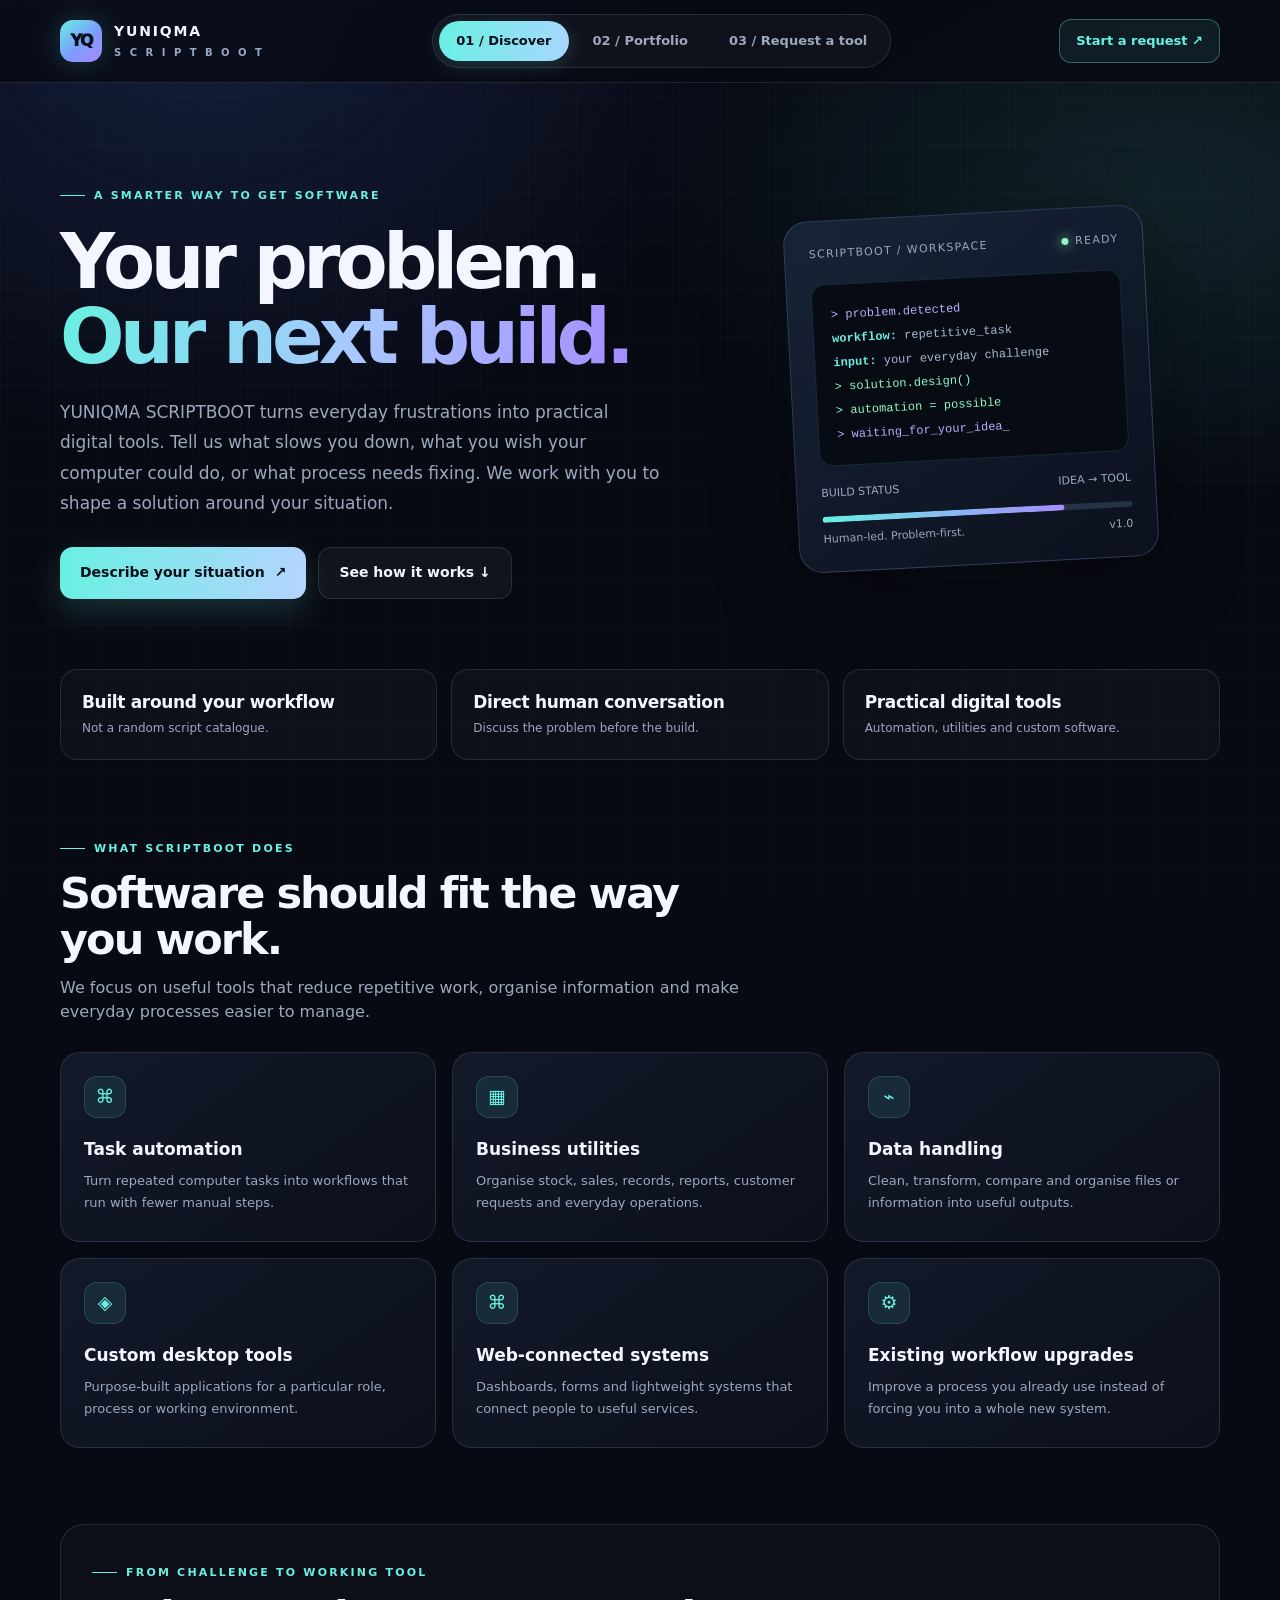
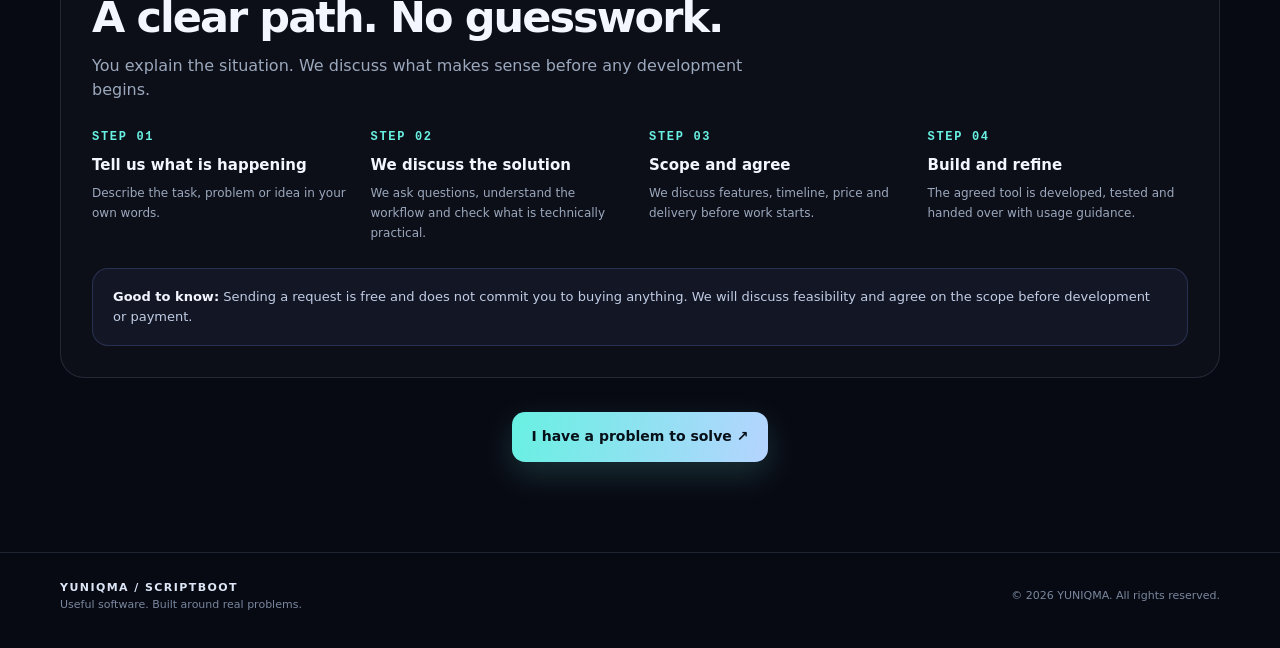
<file: index.html>
<!doctype html>
<html lang="en">
<head>
  <meta charset="utf-8">
  <meta name="viewport" content="width=device-width, initial-scale=1">
  <meta name="theme-color" content="#090b16">
  <meta name="description" content="YUNIQMA SCRIPTBOOT turns everyday workflow problems into purpose-built software and automation.">
  <title>YUNIQMA / SCRIPTBOOT — Software built around your problem</title>
  <link rel="stylesheet" href="style.css">
</head>
<body>
  <header class="topbar">
    <div class="shell nav">
      <a class="brand" href="#" aria-label="YUNIQMA SCRIPTBOOT home" onclick="showTab('docs');return false;">
        <div class="mark">YQ</div><div class="brandname">YUNIQMA<span>S C R I P T B O O T</span></div>
      </a>
      <nav class="tabs" aria-label="Main navigation">
        <button class="tab active" id="tab-docs" role="tab" aria-selected="true" aria-controls="docs" onclick="showTab('docs')">01 / Discover</button>
        <button class="tab" id="tab-portfolio" role="tab" aria-selected="false" aria-controls="portfolio" onclick="showTab('portfolio')">02 / Portfolio</button>
        <button class="tab" id="tab-request" role="tab" aria-selected="false" aria-controls="request" onclick="showTab('request')">03 / Request a tool</button>
      </nav>
      <button class="nav-cta" onclick="showTab('request')">Start a request ↗</button>
    </div>
  </header>

  <main class="shell">
    <section class="view active" id="docs" role="tabpanel" aria-labelledby="tab-docs">
      <div class="hero">
        <div>
          <div class="eyebrow">A smarter way to get software</div>
          <h1>Your problem.<br><span class="gradient">Our next build.</span></h1>
          <p>YUNIQMA SCRIPTBOOT turns everyday frustrations into practical digital tools. Tell us what slows you down, what you wish your computer could do, or what process needs fixing. We work with you to shape a solution around your situation.</p>
          <div class="actions">
            <button class="btn btn-primary" onclick="showTab('request')">Describe your situation <span>↗</span></button>
            <a class="btn btn-secondary" href="#how-it-works">See how it works ↓</a>
          </div>
        </div>
        <div class="visual" aria-label="Abstract software interface illustration">
          <div class="orbit"></div>
          <div class="core-card">
            <div class="core-head"><span>Scriptboot / workspace</span><span><i class="live-dot"></i>ready</span></div>
            <div class="terminal"><span class="purple">&gt; problem.detected</span><br><b>workflow:</b> repetitive_task<br><b>input:</b> your everyday challenge<br><span class="green">&gt; solution.design()</span><br><span class="green">&gt; automation = possible</span><br><span class="purple">&gt; waiting_for_your_idea_</span></div>
            <div class="core-foot"><span>BUILD STATUS</span><span>IDEA → TOOL</span></div><div class="progress"><span></span></div>
            <div class="core-foot"><span>Human-led. Problem-first.</span><span>v1.0</span></div>
          </div>
        </div>
      </div>
      <div class="metrics">
        <div class="metric"><strong>Built around your workflow</strong><span>Not a random script catalogue.</span></div>
        <div class="metric"><strong>Direct human conversation</strong><span>Discuss the problem before the build.</span></div>
        <div class="metric"><strong>Practical digital tools</strong><span>Automation, utilities and custom software.</span></div>
      </div>

      <div class="section-head">
        <div class="eyebrow">What SCRIPTBOOT does</div>
        <h2>Software should fit the way you work.</h2>
        <p>We focus on useful tools that reduce repetitive work, organise information and make everyday processes easier to manage.</p>
      </div>
      <div class="grid3">
        <article class="feature"><div class="icon">⌘</div><h3>Task automation</h3><p>Turn repeated computer tasks into workflows that run with fewer manual steps.</p></article>
        <article class="feature"><div class="icon">▦</div><h3>Business utilities</h3><p>Organise stock, sales, records, reports, customer requests and everyday operations.</p></article>
        <article class="feature"><div class="icon">⌁</div><h3>Data handling</h3><p>Clean, transform, compare and organise files or information into useful outputs.</p></article>
        <article class="feature"><div class="icon">◈</div><h3>Custom desktop tools</h3><p>Purpose-built applications for a particular role, process or working environment.</p></article>
        <article class="feature"><div class="icon">⌘</div><h3>Web-connected systems</h3><p>Dashboards, forms and lightweight systems that connect people to useful services.</p></article>
        <article class="feature"><div class="icon">⚙</div><h3>Existing workflow upgrades</h3><p>Improve a process you already use instead of forcing you into a whole new system.</p></article>
      </div>

      <div class="process" id="how-it-works">
        <div class="eyebrow">From challenge to working tool</div>
        <div class="section-head" style="margin-bottom:0"><h2>A clear path. No guesswork.</h2><p>You explain the situation. We discuss what makes sense before any development begins.</p></div>
        <div class="steps">
          <div class="step"><div class="step-num">STEP 01</div><h3>Tell us what is happening</h3><p>Describe the task, problem or idea in your own words.</p></div>
          <div class="step"><div class="step-num">STEP 02</div><h3>We discuss the solution</h3><p>We ask questions, understand the workflow and check what is technically practical.</p></div>
          <div class="step"><div class="step-num">STEP 03</div><h3>Scope and agree</h3><p>We discuss features, timeline, price and delivery before work starts.</p></div>
          <div class="step"><div class="step-num">STEP 04</div><h3>Build and refine</h3><p>The agreed tool is developed, tested and handed over with usage guidance.</p></div>
        </div>
        <div class="note"><strong>Good to know:</strong> Sending a request is free and does not commit you to buying anything. We will discuss feasibility and agree on the scope before development or payment.</div>
      </div>
      <div class="actions" style="justify-content:center;margin-top:34px"><button class="btn btn-primary" onclick="showTab('request')">I have a problem to solve ↗</button></div>
    </section>

    <section class="view" id="portfolio" role="tabpanel" aria-labelledby="tab-portfolio">
      <div class="request-intro">
        <div class="eyebrow">Selected work and demos</div>
        <h1>Small tools.<br><span class="gradient">Useful ideas.</span></h1>
        <p>Explore these Python demo scripts. Open a project to inspect its source; run Python demos on your own computer.</p>
      </div>
      <div class="grid3 portfolio-grid" id="portfolioGrid" aria-live="polite"></div>
    </section>

    <section class="view" id="request" role="tabpanel" aria-labelledby="tab-request">
      <div class="request-intro">
        <div class="eyebrow">Your idea starts here</div>
        <h1>What should your<br><span class="gradient">computer do for you?</span></h1>
        <p>Don't worry about technical language. Describe what is happening, what you want to happen instead, and where the difficulty is. We'll take it from there.</p>
      </div>
      <div class="request-layout">
        <aside class="side-panel">
          <h2>Start with the situation.</h2>
          <p>A useful request does not need to be perfectly written. A real example is enough to begin.</p>
          <div class="side-item"><div class="icon">01</div><div><strong>Explain the problem</strong><span>What takes too long, keeps going wrong or needs organising?</span></div></div>
          <div class="side-item"><div class="icon">02</div><div><strong>Describe the outcome</strong><span>What would a successful solution do for you?</span></div></div>
          <div class="side-item"><div class="icon">03</div><div><strong>Continue by email</strong><span>Your request opens as a prepared email for you to review and send.</span></div></div>
          <div class="note"><strong>Our approach</strong><br>Understand first. Recommend second. Build only when the solution makes sense.</div>
        </aside>
        <form class="form-panel" id="requestForm">
          <h2>Tool request brief</h2>
          <p class="sub">Fields marked * are required. Your request will be prepared as an email to yuniqma7@gmail.com.</p>
          <div class="form-grid">
            <div class="field"><label for="category">What kind of help do you need? *</label><select id="category" name="category" required><option value="" disabled selected>Select a category</option><option>Business or office automation</option><option>Data processing and reports</option><option>Stock, sales or customer management</option><option>Computer or IT utility</option><option>Website or web-connected tool</option><option>Personal productivity</option><option>Other / not sure yet</option></select></div>
            <div class="field"><label for="platform">Where should it work?</label><select id="platform" name="platform"><option value="Not sure yet">Not sure yet</option><option>Windows computer</option><option>Linux computer</option><option>Mac computer</option><option>Website / browser</option><option>Android phone</option><option>Multiple platforms</option></select></div>
            <div class="field full"><label for="problem">Describe your situation *</label><textarea id="problem" name="problem" placeholder="What are you trying to do? What is difficult, repetitive or not working? Give us a real example if possible..." required minlength="15" maxlength="3000"></textarea><span class="hint">A few sentences are perfect. Please do not include passwords, PINs or private customer information.</span></div>
            <div class="field full"><label for="outcome">What would you like the tool to do?</label><textarea id="outcome" name="outcome" placeholder="For example: save the records, calculate totals and create a report..." maxlength="1500" style="min-height:95px"></textarea></div>
            <div class="field"><label for="budget">Estimated budget (optional)</label><select id="budget" name="budget"><option value="Not specified">Prefer to discuss</option><option>Under GH₵100</option><option>GH₵100–300</option><option>GH₵300–700</option><option>GH₵700–1,500</option><option>GH₵1,500+</option></select></div>
            <div class="field"><label for="timing">When do you need it?</label><select id="timing" name="timing"><option>Flexible / discuss together</option><option>As soon as practical</option><option>Within 1–2 weeks</option><option>Within a month</option><option>Just exploring an idea</option></select></div>
            <div class="field full"><label for="extra">Anything else we should know? (optional)</label><input id="extra" name="extra" placeholder="Business type, number of users, existing software, etc." maxlength="500"></div>
          </div>
          <label class="consent"><input type="checkbox" id="consent" required><span>I understand that this form prepares an email to YUNIQMA SCRIPTBOOT. I will review and send the email myself. I will not include passwords, payment PINs or sensitive personal data.</span></label>
          <div class="send-row"><button class="btn btn-primary" type="submit">Prepare email request <span>↗</span></button><span class="status" id="formStatus" aria-live="polite">No payment or commitment is required to send an enquiry.</span></div>
          <div class="form-foot">Your email app will open with your request addressed to <strong>yuniqma7@gmail.com</strong>. Press <strong>Send</strong> in your email app for us to receive it.</div>
        </form>
      </div>
    </section>
  </main>

  <footer><div class="shell footer-inner"><div><div class="footer-brand">YUNIQMA / SCRIPTBOOT</div><div>Useful software. Built around real problems.</div></div><div>© <span id="year"></span> YUNIQMA. All rights reserved.</div></div></footer>

  <script src="script.js"></script>
</body>
</html>
</file>
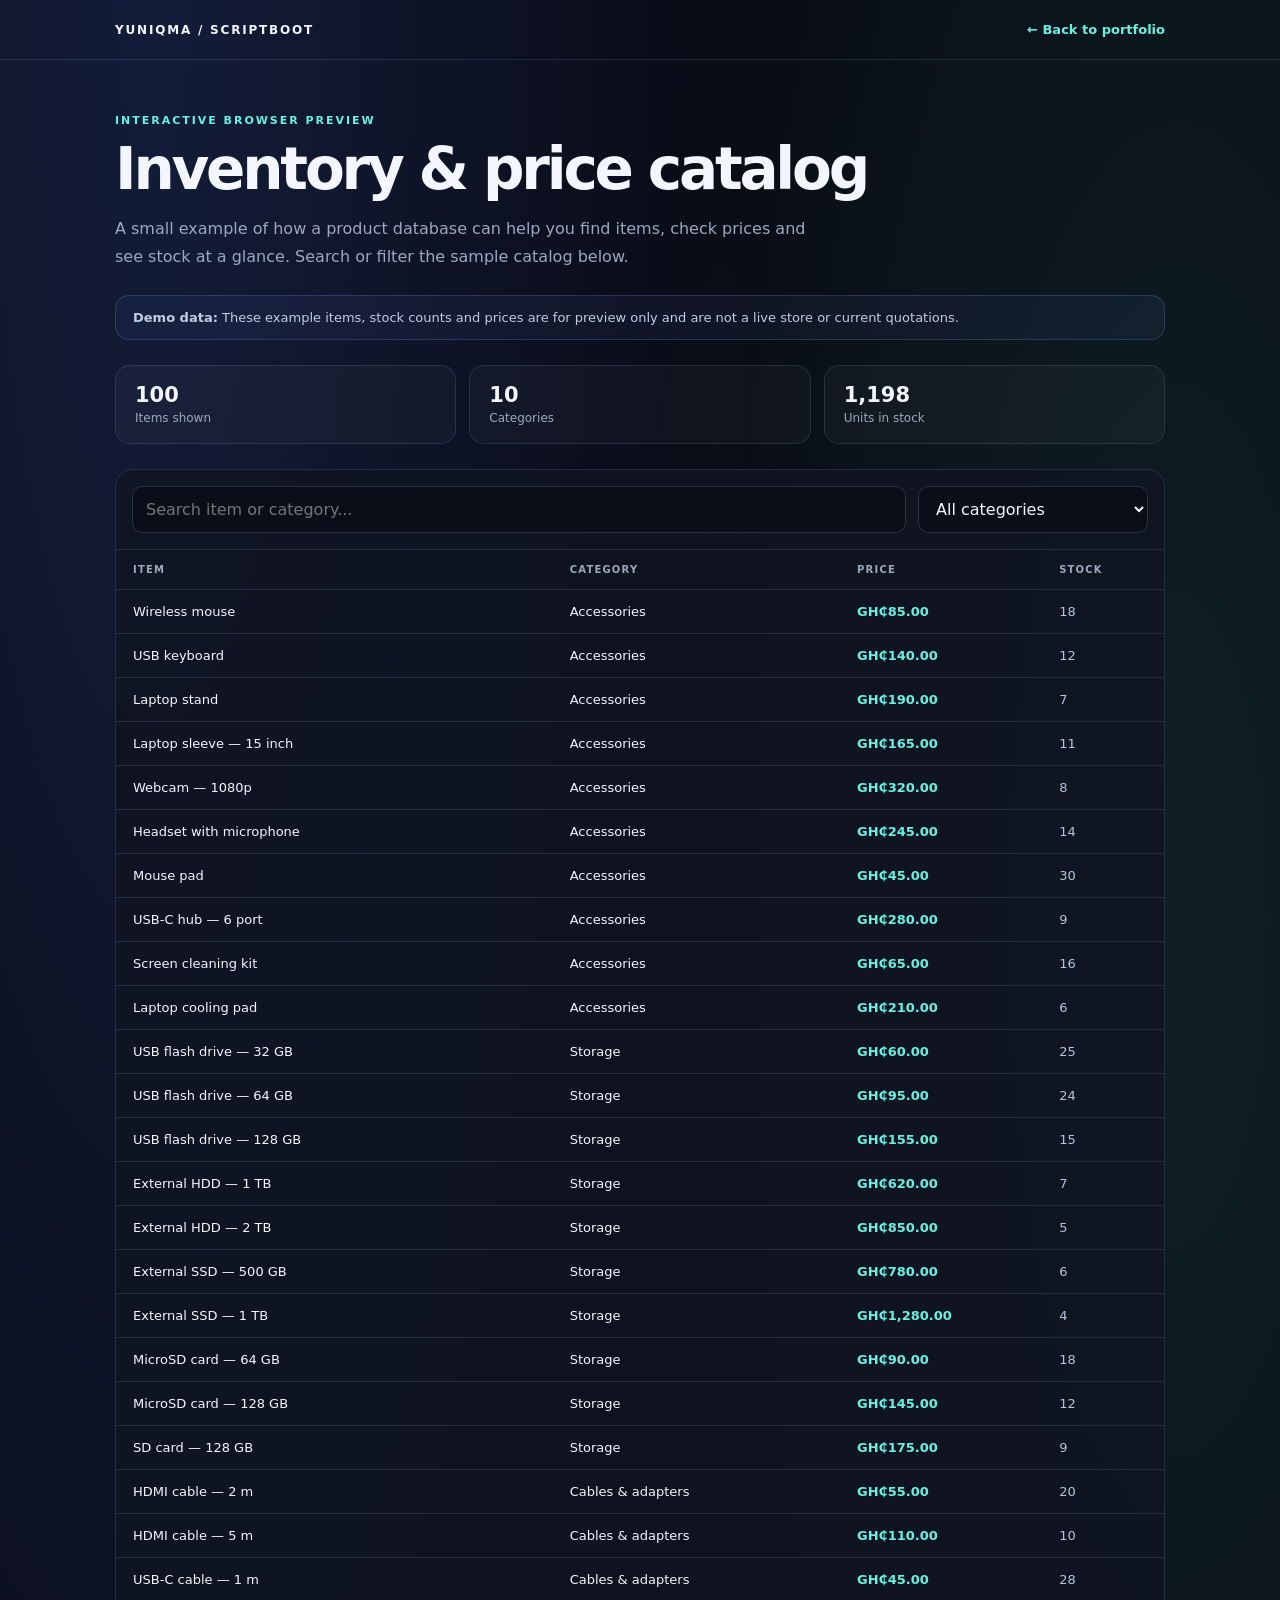
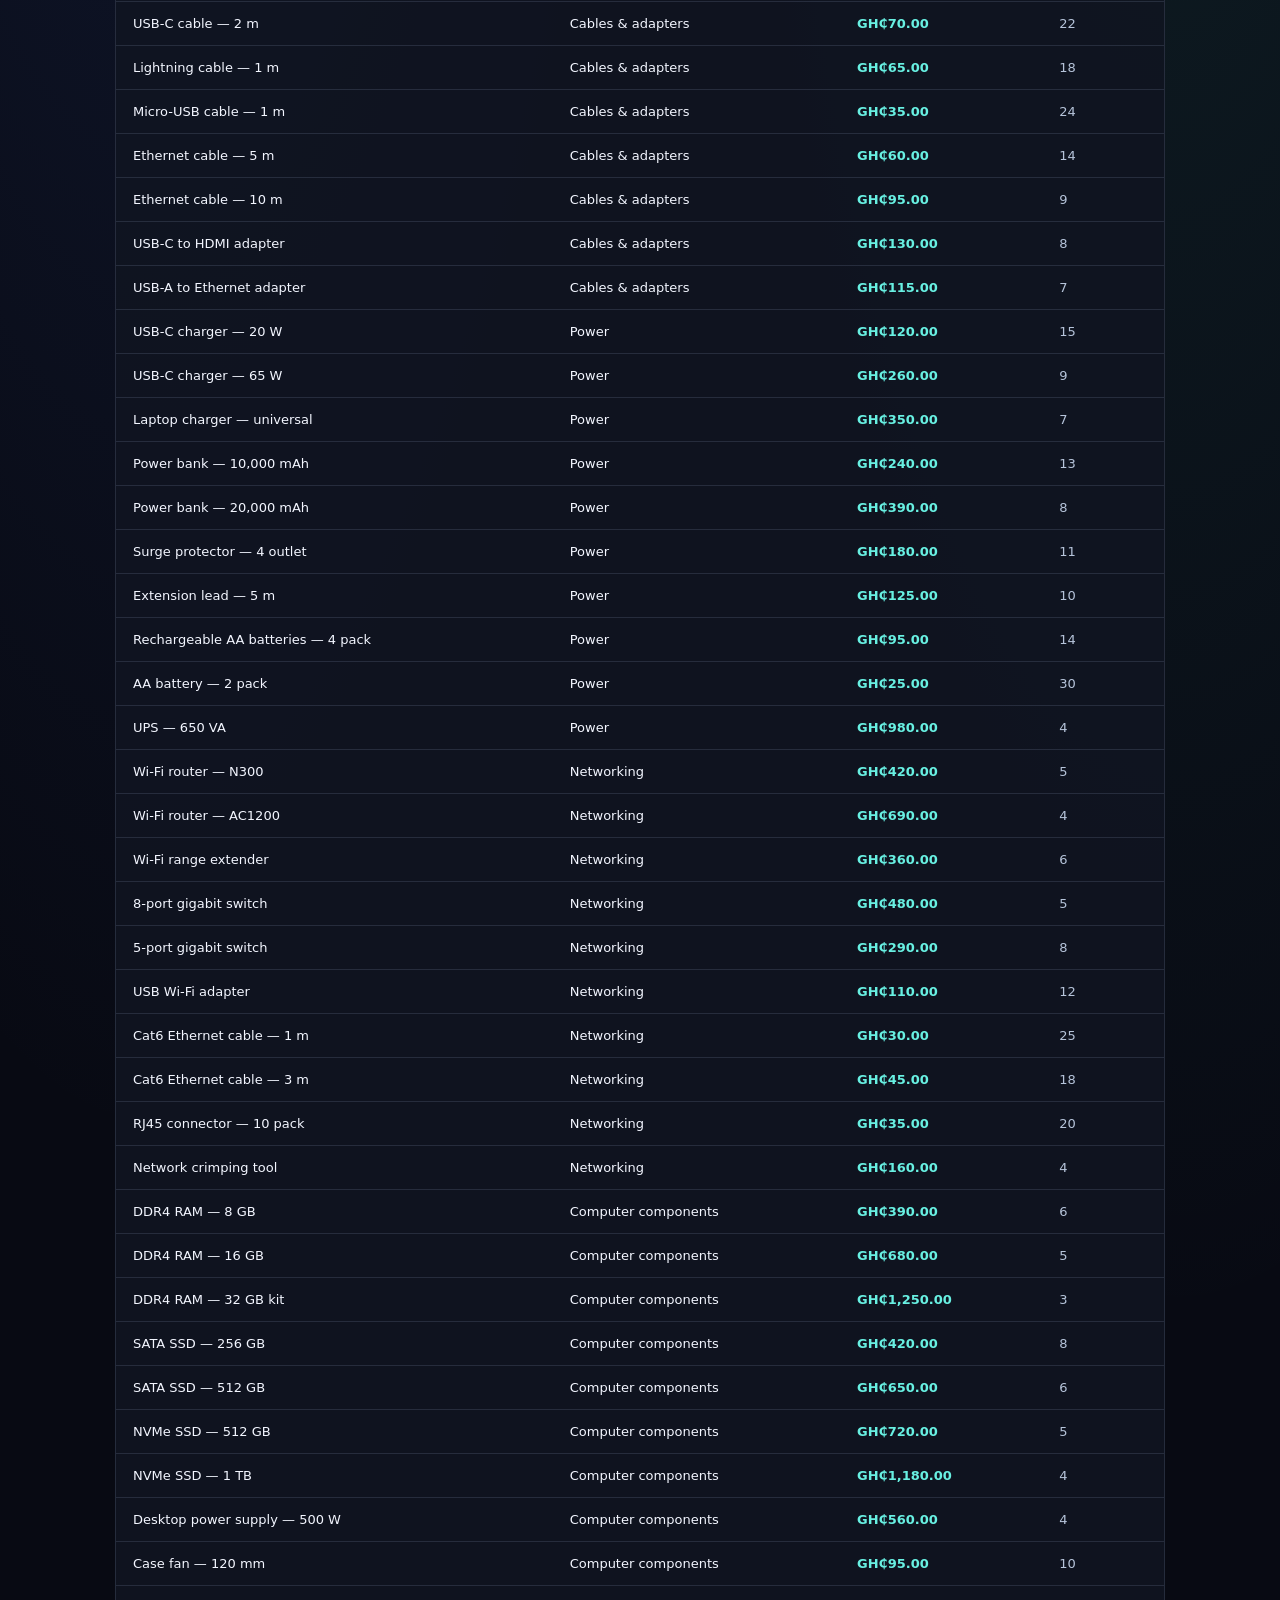
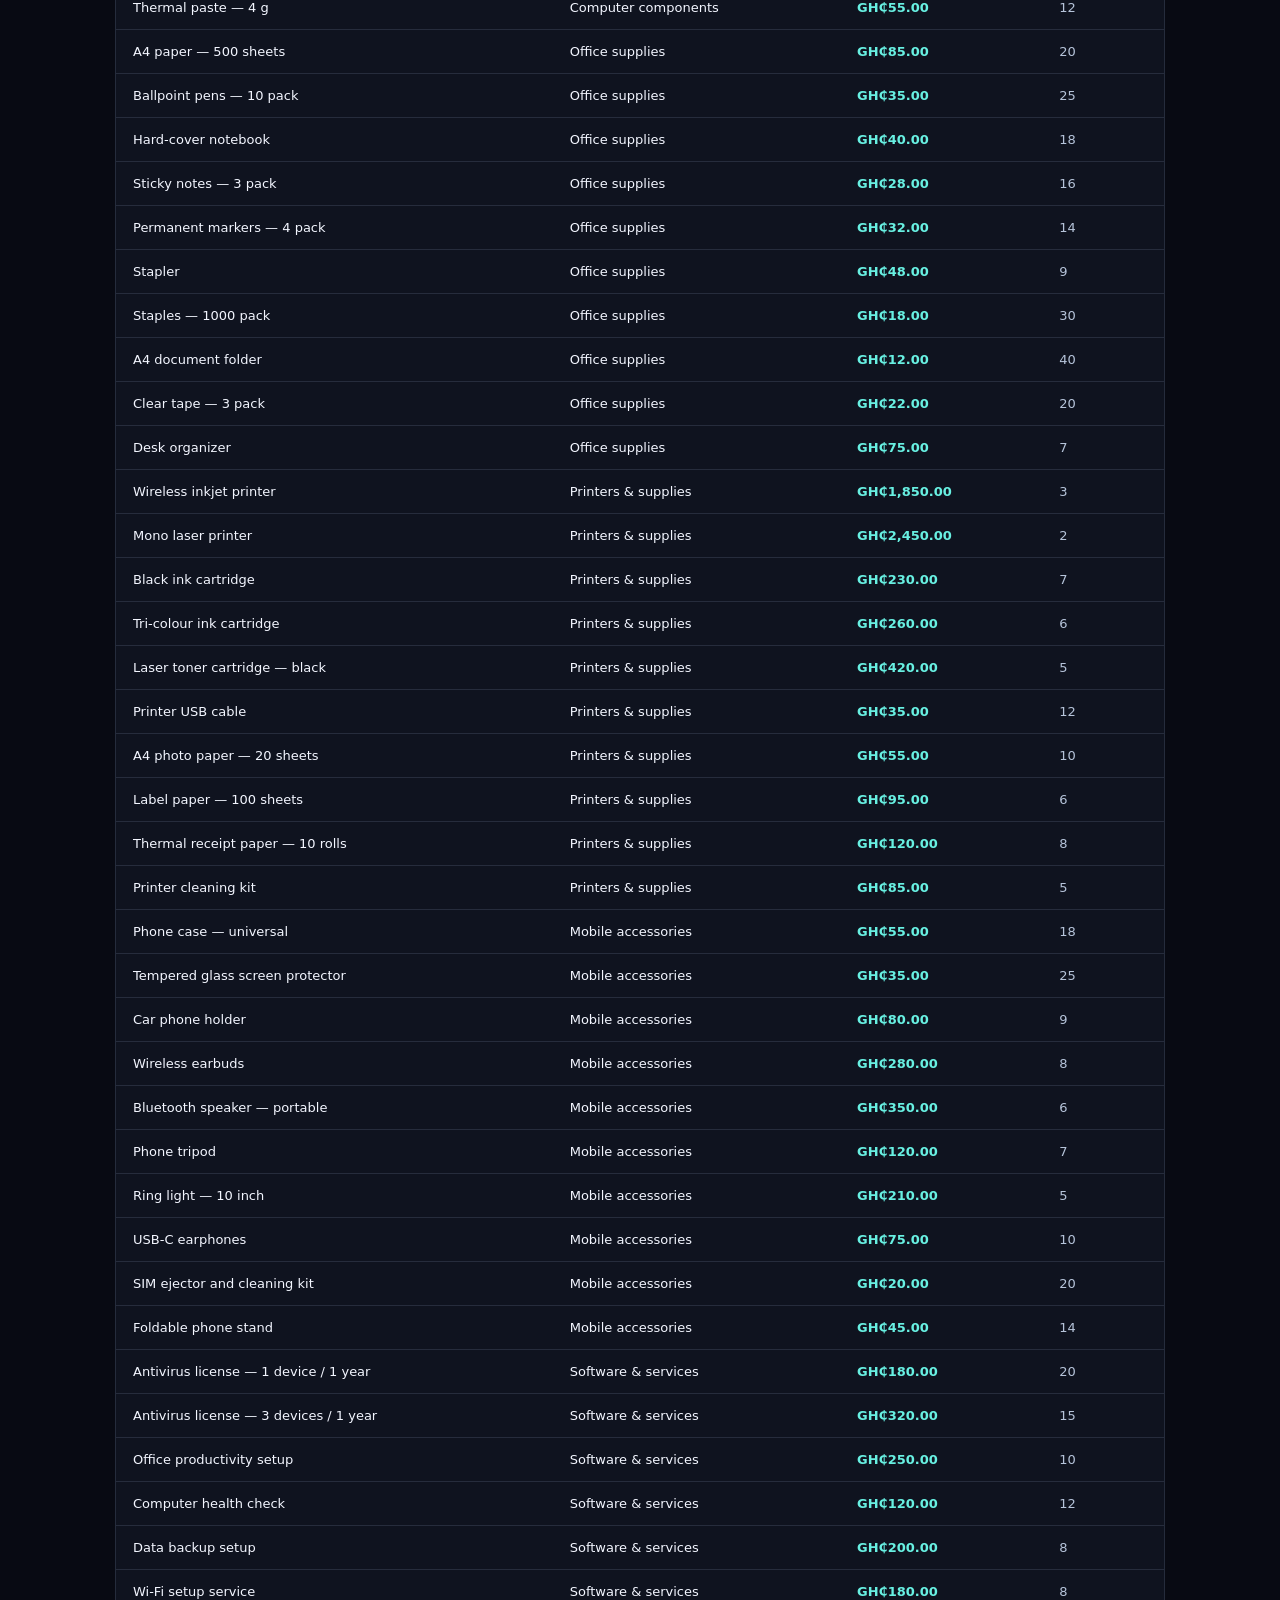
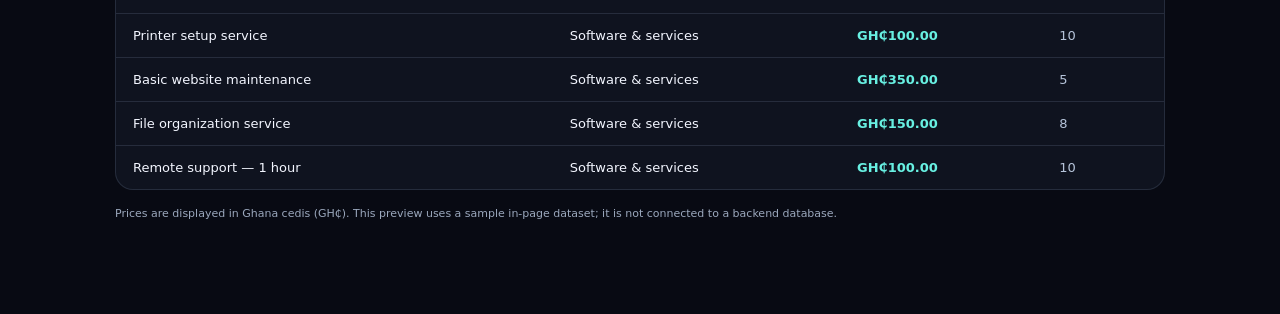
<file: projects/inventory_price_catalog.html>
<!doctype html>
<html lang="en">
<head>
  <meta charset="utf-8">
  <meta name="viewport" content="width=device-width, initial-scale=1">
  <meta name="theme-color" content="#090b16">
  <meta name="description" content="A browser preview of an inventory database with item prices.">
  <title>Inventory &amp; Price Catalog — SCRIPTBOOT Demo</title>
  <style>
    :root {
      color-scheme: dark;
      --bg: #080a13;
      --panel: #101522;
      --line: rgba(173, 195, 235, .14);
      --text: #f3f6ff;
      --muted: #9ba8bd;
      --cyan: #68f0e2;
      --blue: #7c9cff;
      font-family: Inter, ui-sans-serif, system-ui, -apple-system, BlinkMacSystemFont, "Segoe UI", sans-serif;
    }

    * { box-sizing: border-box; }
    body {
      margin: 0;
      min-height: 100vh;
      color: var(--text);
      background:
        radial-gradient(ellipse at 12% 0%, rgba(65, 104, 210, .2), transparent 38%),
        radial-gradient(ellipse at 92% 18%, rgba(76, 218, 198, .1), transparent 34%),
        var(--bg);
    }
    a { color: inherit; }
    .shell { width: min(1050px, calc(100% - 36px)); margin: 0 auto; }
    header { padding: 22px 0; border-bottom: 1px solid var(--line); }
    .header-inner { display: flex; justify-content: space-between; align-items: center; gap: 18px; }
    .brand { font-size: 12px; font-weight: 850; letter-spacing: .15em; }
    .back-link { color: var(--cyan); font-size: 13px; font-weight: 750; text-decoration: none; }
    main { padding: 54px 0 80px; }
    .eyebrow { color: var(--cyan); font-size: 11px; font-weight: 850; letter-spacing: .18em; text-transform: uppercase; }
    h1 { margin: 12px 0; font-size: clamp(36px, 6vw, 58px); letter-spacing: -.055em; line-height: 1.04; }
    .intro { max-width: 700px; color: var(--muted); line-height: 1.75; }
    .notice { margin: 24px 0; padding: 14px 17px; border: 1px solid rgba(124, 156, 255, .22); border-radius: 14px; color: #c1cde4; background: rgba(124, 156, 255, .06); font-size: 13px; }
    .summary { display: grid; grid-template-columns: repeat(3, 1fr); gap: 13px; margin: 25px 0; }
    .summary-card { padding: 17px 19px; border: 1px solid var(--line); border-radius: 15px; background: rgba(255,255,255,.03); }
    .summary-card strong { display: block; font-size: 21px; }
    .summary-card span { color: var(--muted); font-size: 12px; }
    .catalog { overflow: hidden; border: 1px solid var(--line); border-radius: 18px; background: rgba(16, 21, 34, .88); }
    .toolbar { display: flex; gap: 12px; padding: 16px; border-bottom: 1px solid var(--line); }
    input, select {
      min-width: 0;
      padding: 12px 13px;
      border: 1px solid rgba(165, 185, 220, .2);
      border-radius: 10px;
      color: var(--text);
      background: #090e19;
      font: inherit;
    }
    input { flex: 1; }
    select { width: min(230px, 42%); }
    input:focus, select:focus { outline: 2px solid rgba(104, 240, 226, .4); }
    .table-wrap { overflow-x: auto; }
    table { width: 100%; border-collapse: collapse; text-align: left; }
    th, td { padding: 14px 17px; border-bottom: 1px solid var(--line); white-space: nowrap; }
    th { color: var(--muted); font-size: 10px; letter-spacing: .12em; text-transform: uppercase; }
    td { font-size: 13px; }
    td.price { color: var(--cyan); font-weight: 800; }
    .stock { color: #b6c4da; }
    tbody tr:last-child td { border-bottom: 0; }
    .empty { display: none; padding: 30px 16px; color: var(--muted); text-align: center; }
    .footnote { margin-top: 15px; color: var(--muted); font-size: 11px; line-height: 1.65; }
    @media (max-width: 620px) {
      .summary { grid-template-columns: 1fr; }
      .toolbar { flex-direction: column; }
      select { width: 100%; }
      main { padding-top: 38px; }
    }
  </style>
</head>
<body>
  <header>
    <div class="shell header-inner">
      <div class="brand">YUNIQMA / SCRIPTBOOT</div>
      <a class="back-link" href="../index.html">← Back to portfolio</a>
    </div>
  </header>
  <main class="shell">
    <div class="eyebrow">Interactive browser preview</div>
    <h1>Inventory &amp; price catalog</h1>
    <p class="intro">A small example of how a product database can help you find items, check prices and see stock at a glance. Search or filter the sample catalog below.</p>
    <div class="notice"><strong>Demo data:</strong> These example items, stock counts and prices are for preview only and are not a live store or current quotations.</div>
    <section class="summary" aria-label="Catalog summary">
      <div class="summary-card"><strong id="itemCount">0</strong><span>Items shown</span></div>
      <div class="summary-card"><strong id="categoryCount">0</strong><span>Categories</span></div>
      <div class="summary-card"><strong id="stockCount">0</strong><span>Units in stock</span></div>
    </section>
    <section class="catalog" aria-label="Sample inventory catalog">
      <div class="toolbar">
        <input id="search" type="search" placeholder="Search item or category..." aria-label="Search catalog">
        <select id="categoryFilter" aria-label="Filter by category">
          <option value="">All categories</option>
        </select>
      </div>
      <div class="table-wrap">
        <table>
          <thead><tr><th>Item</th><th>Category</th><th>Price</th><th>Stock</th></tr></thead>
          <tbody id="catalogRows"></tbody>
        </table>
      </div>
      <div class="empty" id="emptyState">No items match your search.</div>
    </section>
    <p class="footnote">Prices are displayed in Ghana cedis (GH₵). This preview uses a sample in-page dataset; it is not connected to a backend database.</p>
  </main>
  <script>
    const catalog = [
      { category: 'Accessories', products: [
        ['Wireless mouse', 85, 18], ['USB keyboard', 140, 12], ['Laptop stand', 190, 7],
        ['Laptop sleeve — 15 inch', 165, 11], ['Webcam — 1080p', 320, 8],
        ['Headset with microphone', 245, 14], ['Mouse pad', 45, 30],
        ['USB-C hub — 6 port', 280, 9], ['Screen cleaning kit', 65, 16],
        ['Laptop cooling pad', 210, 6]
      ] },
      { category: 'Storage', products: [
        ['USB flash drive — 32 GB', 60, 25], ['USB flash drive — 64 GB', 95, 24],
        ['USB flash drive — 128 GB', 155, 15], ['External HDD — 1 TB', 620, 7],
        ['External HDD — 2 TB', 850, 5], ['External SSD — 500 GB', 780, 6],
        ['External SSD — 1 TB', 1280, 4], ['MicroSD card — 64 GB', 90, 18],
        ['MicroSD card — 128 GB', 145, 12], ['SD card — 128 GB', 175, 9]
      ] },
      { category: 'Cables & adapters', products: [
        ['HDMI cable — 2 m', 55, 20], ['HDMI cable — 5 m', 110, 10],
        ['USB-C cable — 1 m', 45, 28], ['USB-C cable — 2 m', 70, 22],
        ['Lightning cable — 1 m', 65, 18], ['Micro-USB cable — 1 m', 35, 24],
        ['Ethernet cable — 5 m', 60, 14], ['Ethernet cable — 10 m', 95, 9],
        ['USB-C to HDMI adapter', 130, 8], ['USB-A to Ethernet adapter', 115, 7]
      ] },
      { category: 'Power', products: [
        ['USB-C charger — 20 W', 120, 15], ['USB-C charger — 65 W', 260, 9],
        ['Laptop charger — universal', 350, 7], ['Power bank — 10,000 mAh', 240, 13],
        ['Power bank — 20,000 mAh', 390, 8], ['Surge protector — 4 outlet', 180, 11],
        ['Extension lead — 5 m', 125, 10], ['Rechargeable AA batteries — 4 pack', 95, 14],
        ['AA battery — 2 pack', 25, 30], ['UPS — 650 VA', 980, 4]
      ] },
      { category: 'Networking', products: [
        ['Wi-Fi router — N300', 420, 5], ['Wi-Fi router — AC1200', 690, 4],
        ['Wi-Fi range extender', 360, 6], ['8-port gigabit switch', 480, 5],
        ['5-port gigabit switch', 290, 8], ['USB Wi-Fi adapter', 110, 12],
        ['Cat6 Ethernet cable — 1 m', 30, 25], ['Cat6 Ethernet cable — 3 m', 45, 18],
        ['RJ45 connector — 10 pack', 35, 20], ['Network crimping tool', 160, 4]
      ] },
      { category: 'Computer components', products: [
        ['DDR4 RAM — 8 GB', 390, 6], ['DDR4 RAM — 16 GB', 680, 5],
        ['DDR4 RAM — 32 GB kit', 1250, 3], ['SATA SSD — 256 GB', 420, 8],
        ['SATA SSD — 512 GB', 650, 6], ['NVMe SSD — 512 GB', 720, 5],
        ['NVMe SSD — 1 TB', 1180, 4], ['Desktop power supply — 500 W', 560, 4],
        ['Case fan — 120 mm', 95, 10], ['Thermal paste — 4 g', 55, 12]
      ] },
      { category: 'Office supplies', products: [
        ['A4 paper — 500 sheets', 85, 20], ['Ballpoint pens — 10 pack', 35, 25],
        ['Hard-cover notebook', 40, 18], ['Sticky notes — 3 pack', 28, 16],
        ['Permanent markers — 4 pack', 32, 14], ['Stapler', 48, 9],
        ['Staples — 1000 pack', 18, 30], ['A4 document folder', 12, 40],
        ['Clear tape — 3 pack', 22, 20], ['Desk organizer', 75, 7]
      ] },
      { category: 'Printers & supplies', products: [
        ['Wireless inkjet printer', 1850, 3], ['Mono laser printer', 2450, 2],
        ['Black ink cartridge', 230, 7], ['Tri-colour ink cartridge', 260, 6],
        ['Laser toner cartridge — black', 420, 5], ['Printer USB cable', 35, 12],
        ['A4 photo paper — 20 sheets', 55, 10], ['Label paper — 100 sheets', 95, 6],
        ['Thermal receipt paper — 10 rolls', 120, 8], ['Printer cleaning kit', 85, 5]
      ] },
      { category: 'Mobile accessories', products: [
        ['Phone case — universal', 55, 18], ['Tempered glass screen protector', 35, 25],
        ['Car phone holder', 80, 9], ['Wireless earbuds', 280, 8],
        ['Bluetooth speaker — portable', 350, 6], ['Phone tripod', 120, 7],
        ['Ring light — 10 inch', 210, 5], ['USB-C earphones', 75, 10],
        ['SIM ejector and cleaning kit', 20, 20], ['Foldable phone stand', 45, 14]
      ] },
      { category: 'Software & services', products: [
        ['Antivirus license — 1 device / 1 year', 180, 20],
        ['Antivirus license — 3 devices / 1 year', 320, 15],
        ['Office productivity setup', 250, 10], ['Computer health check', 120, 12],
        ['Data backup setup', 200, 8], ['Wi-Fi setup service', 180, 8],
        ['Printer setup service', 100, 10], ['Basic website maintenance', 350, 5],
        ['File organization service', 150, 8], ['Remote support — 1 hour', 100, 10]
      ] }
    ];
    const items = catalog.flatMap(({ category, products }) =>
      products.map(([name, price, stock]) => ({ name, category, price, stock }))
    );

    const currency = new Intl.NumberFormat('en-GH', {
      style: 'currency',
      currency: 'GHS',
      maximumFractionDigits: 2
    });
    const search = document.getElementById('search');
    const categoryFilter = document.getElementById('categoryFilter');
    const rows = document.getElementById('catalogRows');

    [...new Set(items.map(item => item.category))].sort().forEach(category => {
      const option = document.createElement('option');
      option.value = category;
      option.textContent = category;
      categoryFilter.append(option);
    });

    function renderCatalog() {
      const query = search.value.trim().toLowerCase();
      const selectedCategory = categoryFilter.value;
      const visibleItems = items.filter(item => {
        const matchesText = `${item.name} ${item.category}`.toLowerCase().includes(query);
        return matchesText && (!selectedCategory || item.category === selectedCategory);
      });

      rows.replaceChildren();
      visibleItems.forEach(item => {
        const row = document.createElement('tr');
        [item.name, item.category].forEach(value => {
          const cell = document.createElement('td');
          cell.textContent = value;
          row.append(cell);
        });
        const priceCell = document.createElement('td');
        priceCell.className = 'price';
        priceCell.textContent = currency.format(item.price);
        row.append(priceCell);
        const stockCell = document.createElement('td');
        stockCell.className = 'stock';
        stockCell.textContent = item.stock.toLocaleString();
        row.append(stockCell);
        rows.append(row);
      });

      document.getElementById('itemCount').textContent = visibleItems.length;
      document.getElementById('categoryCount').textContent =
        new Set(visibleItems.map(item => item.category)).size;
      document.getElementById('stockCount').textContent =
        visibleItems.reduce((total, item) => total + item.stock, 0).toLocaleString();
      document.getElementById('emptyState').style.display = visibleItems.length ? 'none' : 'block';
    }

    search.addEventListener('input', renderCatalog);
    categoryFilter.addEventListener('change', renderCatalog);
    renderCatalog();
  </script>
</body>
</html>
</file>
<file: style.css>
:root{
      --bg:#080a13;--panel:#101522;--panel2:#131b2b;--text:#f3f6ff;--muted:#9ba8bd;
      --line:rgba(173,195,235,.14);--cyan:#68f0e2;--blue:#7c9cff;--violet:#a58bff;
      --good:#91f7c5;--shadow:0 24px 80px rgba(0,0,0,.38);--radius:24px;
    }
    *{box-sizing:border-box}html{scroll-behavior:smooth}body{margin:0;background:var(--bg);color:var(--text);font-family:Inter,ui-sans-serif,system-ui,-apple-system,BlinkMacSystemFont,"Segoe UI",sans-serif;line-height:1.55;overflow-x:hidden}
    body:before{content:"";position:fixed;inset:0;pointer-events:none;z-index:-2;background:radial-gradient(ellipse at 16% 0%,rgba(65,104,210,.22),transparent 36%),radial-gradient(ellipse at 91% 22%,rgba(76,218,198,.12),transparent 32%),linear-gradient(rgba(255,255,255,.018) 1px,transparent 1px),linear-gradient(90deg,rgba(255,255,255,.018) 1px,transparent 1px);background-size:auto,auto,48px 48px,48px 48px}
    a{color:inherit;text-decoration:none}button,input,select,textarea{font:inherit}.shell{width:min(1160px,calc(100% - 40px));margin:auto}
    .topbar{position:sticky;top:0;z-index:20;backdrop-filter:blur(18px);background:rgba(8,10,19,.78);border-bottom:1px solid var(--line)}.nav{height:82px;display:flex;align-items:center;justify-content:space-between;gap:24px}
    .brand{display:flex;align-items:center;gap:12px;min-width:0}.mark{height:42px;width:42px;border-radius:13px;display:grid;place-items:center;background:linear-gradient(140deg,var(--cyan),var(--blue) 55%,var(--violet));color:#071018;font-weight:950;letter-spacing:-2px;box-shadow:0 0 30px rgba(104,240,226,.2)}.brandname{font-weight:850;letter-spacing:.13em;font-size:14px}.brandname span{display:block;color:var(--muted);font-size:10px;font-weight:650;letter-spacing:.25em;margin-top:2px}
    .tabs{display:flex;align-items:center;gap:7px;padding:6px;border:1px solid var(--line);border-radius:999px;background:rgba(255,255,255,.035)}.tab{border:0;background:transparent;color:var(--muted);padding:10px 17px;border-radius:999px;cursor:pointer;font-size:13px;font-weight:750;transition:.2s}.tab:hover{color:var(--text)}.tab.active{color:#071018;background:linear-gradient(100deg,var(--cyan),#a8d7ff);box-shadow:0 5px 20px rgba(104,240,226,.17)}
    .nav-cta{border:1px solid rgba(104,240,226,.35);background:rgba(104,240,226,.08);color:var(--cyan);padding:11px 16px;border-radius:12px;font-size:13px;font-weight:800;cursor:pointer;white-space:nowrap}.nav-cta:hover{background:rgba(104,240,226,.15)}
    main{padding:46px 0 90px}.view{display:none;animation:rise .42s ease both}.view.active{display:block}@keyframes rise{from{opacity:0;transform:translateY(10px)}to{opacity:1;transform:translateY(0)}}
    .eyebrow{display:inline-flex;align-items:center;gap:9px;color:var(--cyan);font-size:11px;font-weight:850;letter-spacing:.2em;text-transform:uppercase}.eyebrow:before{content:"";height:1px;width:25px;background:currentColor}.hero{display:grid;grid-template-columns:1.1fr .9fr;gap:54px;align-items:center;padding:50px 0 62px}.hero h1{font-size:clamp(42px,6vw,76px);line-height:.99;letter-spacing:-.065em;margin:20px 0 22px;max-width:760px}.gradient{background:linear-gradient(100deg,var(--cyan),#a8c8ff 52%,var(--violet));-webkit-background-clip:text;background-clip:text;color:transparent}.hero p{max-width:600px;color:var(--muted);font-size:17px;line-height:1.8;margin:0 0 28px}.actions{display:flex;flex-wrap:wrap;gap:12px}.btn{border:0;border-radius:13px;padding:14px 20px;font-weight:850;font-size:14px;cursor:pointer;display:inline-flex;align-items:center;justify-content:center;gap:10px;transition:transform .2s,box-shadow .2s}.btn:hover{transform:translateY(-2px)}.btn-primary{color:#071018;background:linear-gradient(100deg,var(--cyan),#b5d4ff);box-shadow:0 12px 32px rgba(104,240,226,.17)}.btn-secondary{color:var(--text);border:1px solid var(--line);background:rgba(255,255,255,.045)}
    .visual{position:relative;min-height:390px;display:grid;place-items:center}.orbit{position:absolute;width:330px;height:330px;border-radius:50%;border:1px solid rgba(104,240,226,.16);box-shadow:0 0 80px rgba(104,240,226,.06),inset 0 0 50px rgba(124,156,255,.06)}.orbit:before,.orbit:after{content:"";position:absolute;inset:26px;border:1px dashed rgba(124,156,255,.23);border-radius:50%}.orbit:after{inset:61px;border-style:solid;border-color:rgba(165,139,255,.18)}.core-card{position:relative;width:min(100%,360px);padding:24px;border:1px solid rgba(150,187,255,.22);border-radius:24px;background:linear-gradient(145deg,rgba(25,37,57,.93),rgba(12,17,30,.96));box-shadow:var(--shadow);transform:rotate(-3deg)}.core-head{display:flex;justify-content:space-between;align-items:center;color:var(--muted);font-size:11px;letter-spacing:.12em;text-transform:uppercase}.live-dot{width:7px;height:7px;border-radius:50%;background:var(--good);display:inline-block;box-shadow:0 0 12px var(--good);margin-right:7px}.terminal{margin:22px 0 18px;padding:18px;border-radius:14px;background:#070b13;border:1px solid rgba(104,240,226,.13);font:12px/2 ui-monospace,SFMono-Regular,Menlo,monospace;color:#a9bad0}.terminal b{color:var(--cyan);font-weight:600}.terminal .purple{color:#bdadff}.terminal .green{color:#91f7c5}.progress{height:6px;background:#263247;border-radius:9px;overflow:hidden;margin:15px 0 8px}.progress span{display:block;width:78%;height:100%;background:linear-gradient(90deg,var(--cyan),var(--violet));border-radius:9px}.core-foot{display:flex;justify-content:space-between;color:var(--muted);font-size:11px}
    .metrics{display:grid;grid-template-columns:repeat(3,1fr);gap:14px;margin:8px 0 72px}.metric{padding:19px 21px;border:1px solid var(--line);border-radius:17px;background:rgba(255,255,255,.027)}.metric strong{display:block;font-size:17px;letter-spacing:-.02em}.metric span{color:var(--muted);font-size:12px}
    .section-head{max-width:690px;margin:0 0 27px}.section-head h2{font-size:clamp(28px,4vw,43px);letter-spacing:-.045em;line-height:1.08;margin:13px 0}.section-head p{color:var(--muted);margin:0}.grid3{display:grid;grid-template-columns:repeat(3,1fr);gap:16px}.feature{padding:23px;border:1px solid var(--line);border-radius:20px;background:linear-gradient(145deg,rgba(21,30,47,.8),rgba(13,17,29,.85));min-height:190px}.icon{width:42px;height:42px;border-radius:13px;display:grid;place-items:center;color:var(--cyan);background:rgba(104,240,226,.09);border:1px solid rgba(104,240,226,.16);font-size:19px}.feature h3{margin:18px 0 7px;font-size:17px}.feature p{color:var(--muted);font-size:13px;margin:0;line-height:1.7}
    .process{margin-top:76px;padding:31px;border:1px solid var(--line);border-radius:24px;background:rgba(255,255,255,.025)}.steps{display:grid;grid-template-columns:repeat(4,1fr);gap:18px;margin-top:27px}.step{position:relative}.step-num{font:700 12px ui-monospace,monospace;color:var(--cyan);letter-spacing:.14em}.step h3{font-size:15px;margin:10px 0 5px}.step p{font-size:12px;color:var(--muted);margin:0;line-height:1.7}
    .note{margin-top:24px;padding:18px 20px;border-radius:16px;border:1px solid rgba(124,156,255,.2);background:rgba(124,156,255,.06);color:#c1cde4;font-size:13px}.note strong{color:var(--text)}
    .portfolio-card{padding:23px;border:1px solid var(--line);border-radius:20px;background:linear-gradient(145deg,rgba(21,30,47,.8),rgba(13,17,29,.85));min-height:210px;display:flex;flex-direction:column;align-items:flex-start}.portfolio-type{color:var(--cyan);font-size:10px;font-weight:850;letter-spacing:.14em;text-transform:uppercase}.portfolio-card h2{font-size:18px;margin:15px 0 8px}.portfolio-card p{color:var(--muted);font-size:13px;line-height:1.7;margin:0 0 20px}.portfolio-link{margin-top:auto;color:var(--cyan);font-size:12px;font-weight:800}.portfolio-link:hover{text-decoration:underline}.portfolio-empty{grid-column:1/-1;color:var(--muted)}
    /* Request view */
    .request-intro{padding:25px 0 29px;max-width:800px}.request-intro h1{font-size:clamp(38px,5vw,62px);line-height:1.02;letter-spacing:-.06em;margin:16px 0}.request-intro p{color:var(--muted);font-size:16px;max-width:700px}.request-layout{display:grid;grid-template-columns:.72fr 1.28fr;gap:22px;align-items:start}.side-panel,.form-panel{border:1px solid var(--line);border-radius:23px;background:linear-gradient(145deg,rgba(21,30,47,.85),rgba(12,17,29,.9));padding:25px}.side-panel h2{font-size:20px;margin:0 0 10px}.side-panel>p{color:var(--muted);font-size:13px;margin:0 0 23px}.side-item{display:flex;gap:12px;margin:18px 0}.side-item .icon{flex:0 0 39px;width:39px;height:39px;font-size:16px}.side-item strong{font-size:13px;display:block}.side-item span{display:block;color:var(--muted);font-size:12px;margin-top:3px}.form-panel h2{font-size:22px;margin:0 0 5px}.form-panel .sub{font-size:12px;color:var(--muted);margin:0 0 24px}.form-grid{display:grid;grid-template-columns:1fr 1fr;gap:15px}.field{display:flex;flex-direction:column;gap:7px}.field.full{grid-column:1/-1}.field label{font-size:12px;color:#d6deed;font-weight:750}.field input,.field select,.field textarea{width:100%;color:var(--text);background:#090e19;border:1px solid rgba(165,185,220,.2);border-radius:11px;padding:13px 14px;outline:none;transition:border .2s,box-shadow .2s}.field input:focus,.field select:focus,.field textarea:focus{border-color:rgba(104,240,226,.65);box-shadow:0 0 0 3px rgba(104,240,226,.08)}.field input::placeholder,.field textarea::placeholder{color:#64738b}.field select{appearance:none;background-image:linear-gradient(45deg,transparent 50%,#93a5bf 50%),linear-gradient(135deg,#93a5bf 50%,transparent 50%);background-position:calc(100% - 18px) 19px,calc(100% - 13px) 19px;background-size:5px 5px;background-repeat:no-repeat}.field select option{background:#101522}.field textarea{min-height:150px;resize:vertical}.hint{font-size:11px;color:#7f8ca2}.consent{display:flex;gap:9px;align-items:flex-start;color:var(--muted);font-size:11px;line-height:1.6;margin:18px 0}.consent input{margin-top:3px;accent-color:var(--cyan)}.send-row{display:flex;align-items:center;gap:13px;flex-wrap:wrap}.send-row .btn{min-width:190px}.status{font-size:12px;color:var(--muted)}.form-foot{border-top:1px solid var(--line);margin-top:22px;padding-top:17px;color:#8190a8;font-size:11px;line-height:1.7}
    footer{border-top:1px solid var(--line);padding:26px 0 35px;color:#79879e;font-size:11px}.footer-inner{display:flex;align-items:center;justify-content:space-between;gap:16px}.footer-brand{color:#dce6f7;font-weight:800;letter-spacing:.13em}
    @media(max-width:850px){.hero{grid-template-columns:1fr;gap:20px;padding-top:30px}.visual{min-height:330px}.grid3{grid-template-columns:repeat(2,1fr)}.request-layout{grid-template-columns:1fr}.side-panel{order:2}.steps{grid-template-columns:repeat(2,1fr)}}
    @media(max-width:620px){.shell{width:min(100% - 28px,1160px)}.nav{height:auto;min-height:75px;flex-wrap:wrap;padding:13px 0;gap:12px}.tabs{order:3;width:100%;justify-content:stretch}.tab{flex:1;padding:10px 8px}.nav-cta{margin-left:auto}.brandname{font-size:12px}.hero h1{font-size:48px}.hero p{font-size:15px}.metrics{grid-template-columns:1fr;margin-bottom:52px}.grid3{grid-template-columns:1fr}.steps{grid-template-columns:1fr}.process{padding:22px}.form-grid{grid-template-columns:1fr}.field.full{grid-column:auto}.side-panel,.form-panel{padding:20px}.visual{min-height:300px}.orbit{width:270px;height:270px}.footer-inner{align-items:flex-start;flex-direction:column}}
    @media(prefers-reduced-motion:reduce){*,*:before,*:after{scroll-behavior:auto!important;animation:none!important;transition:none!important}}
</file>
